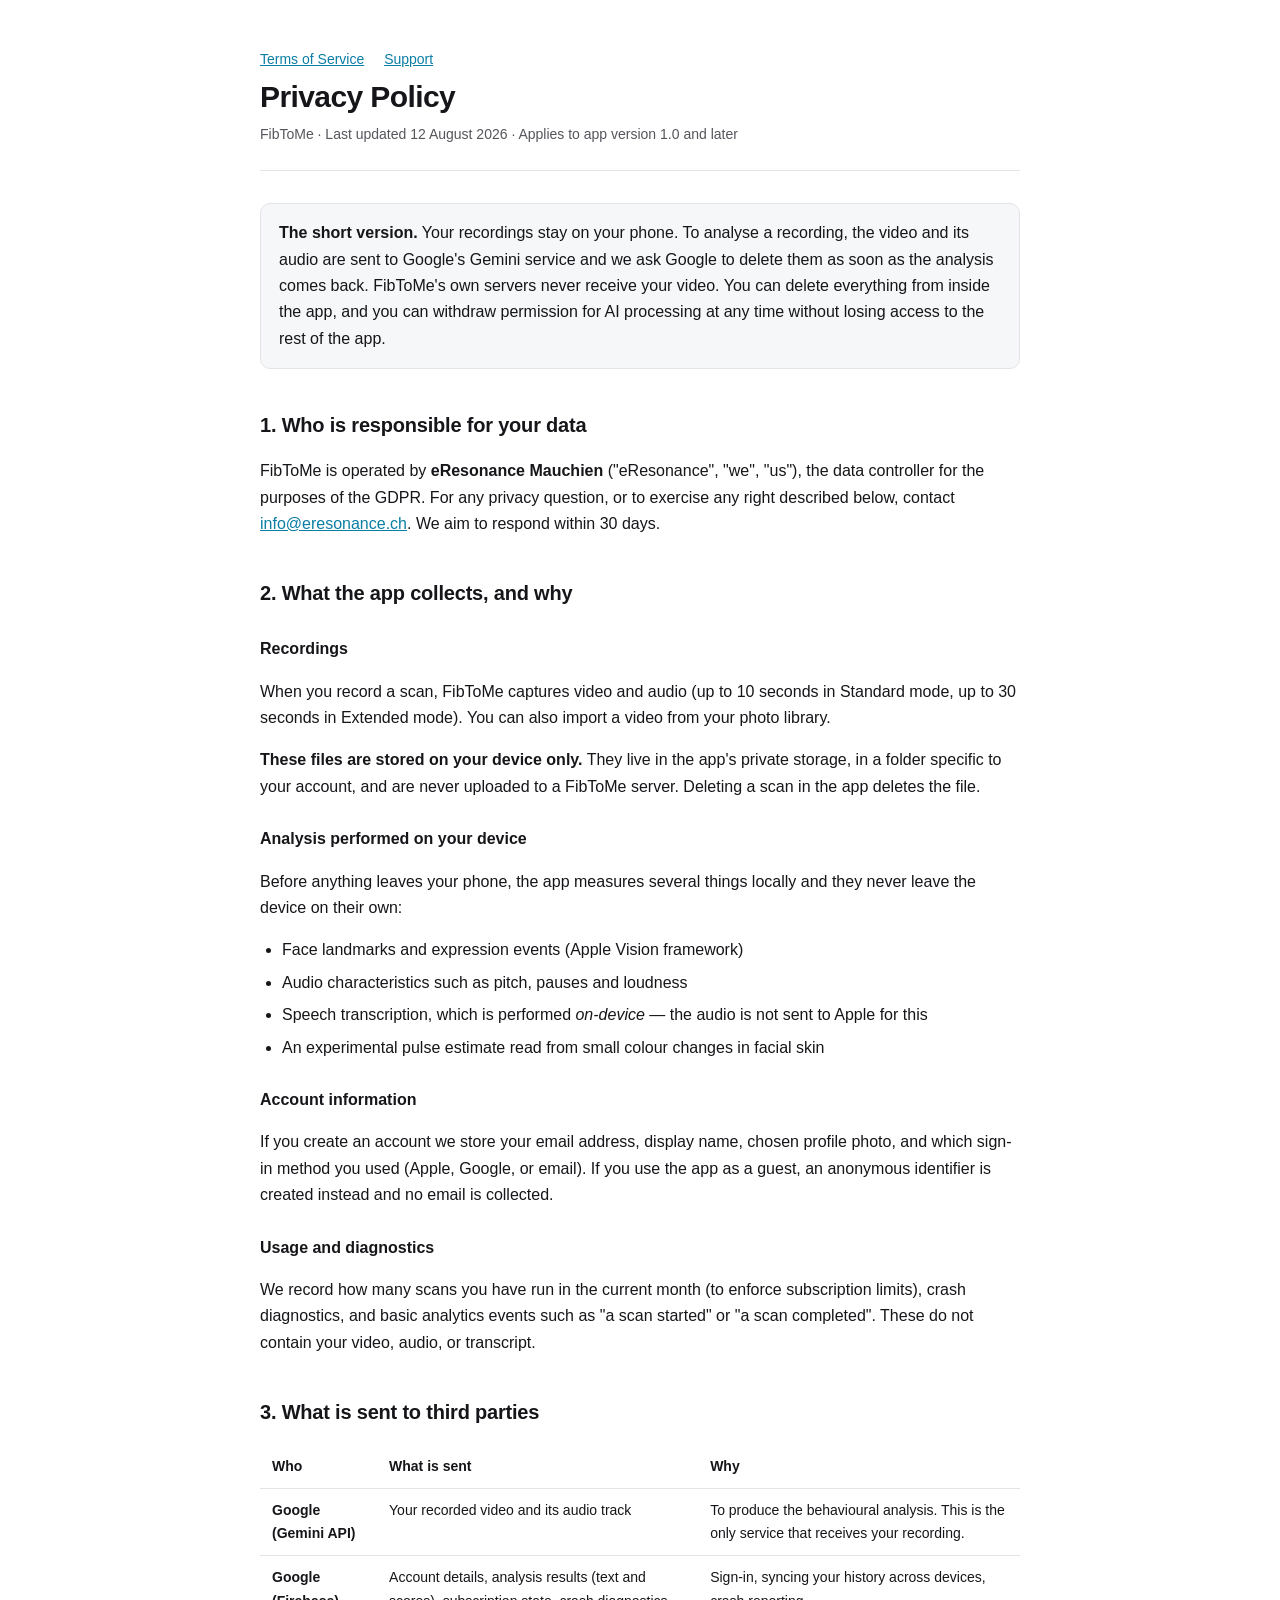
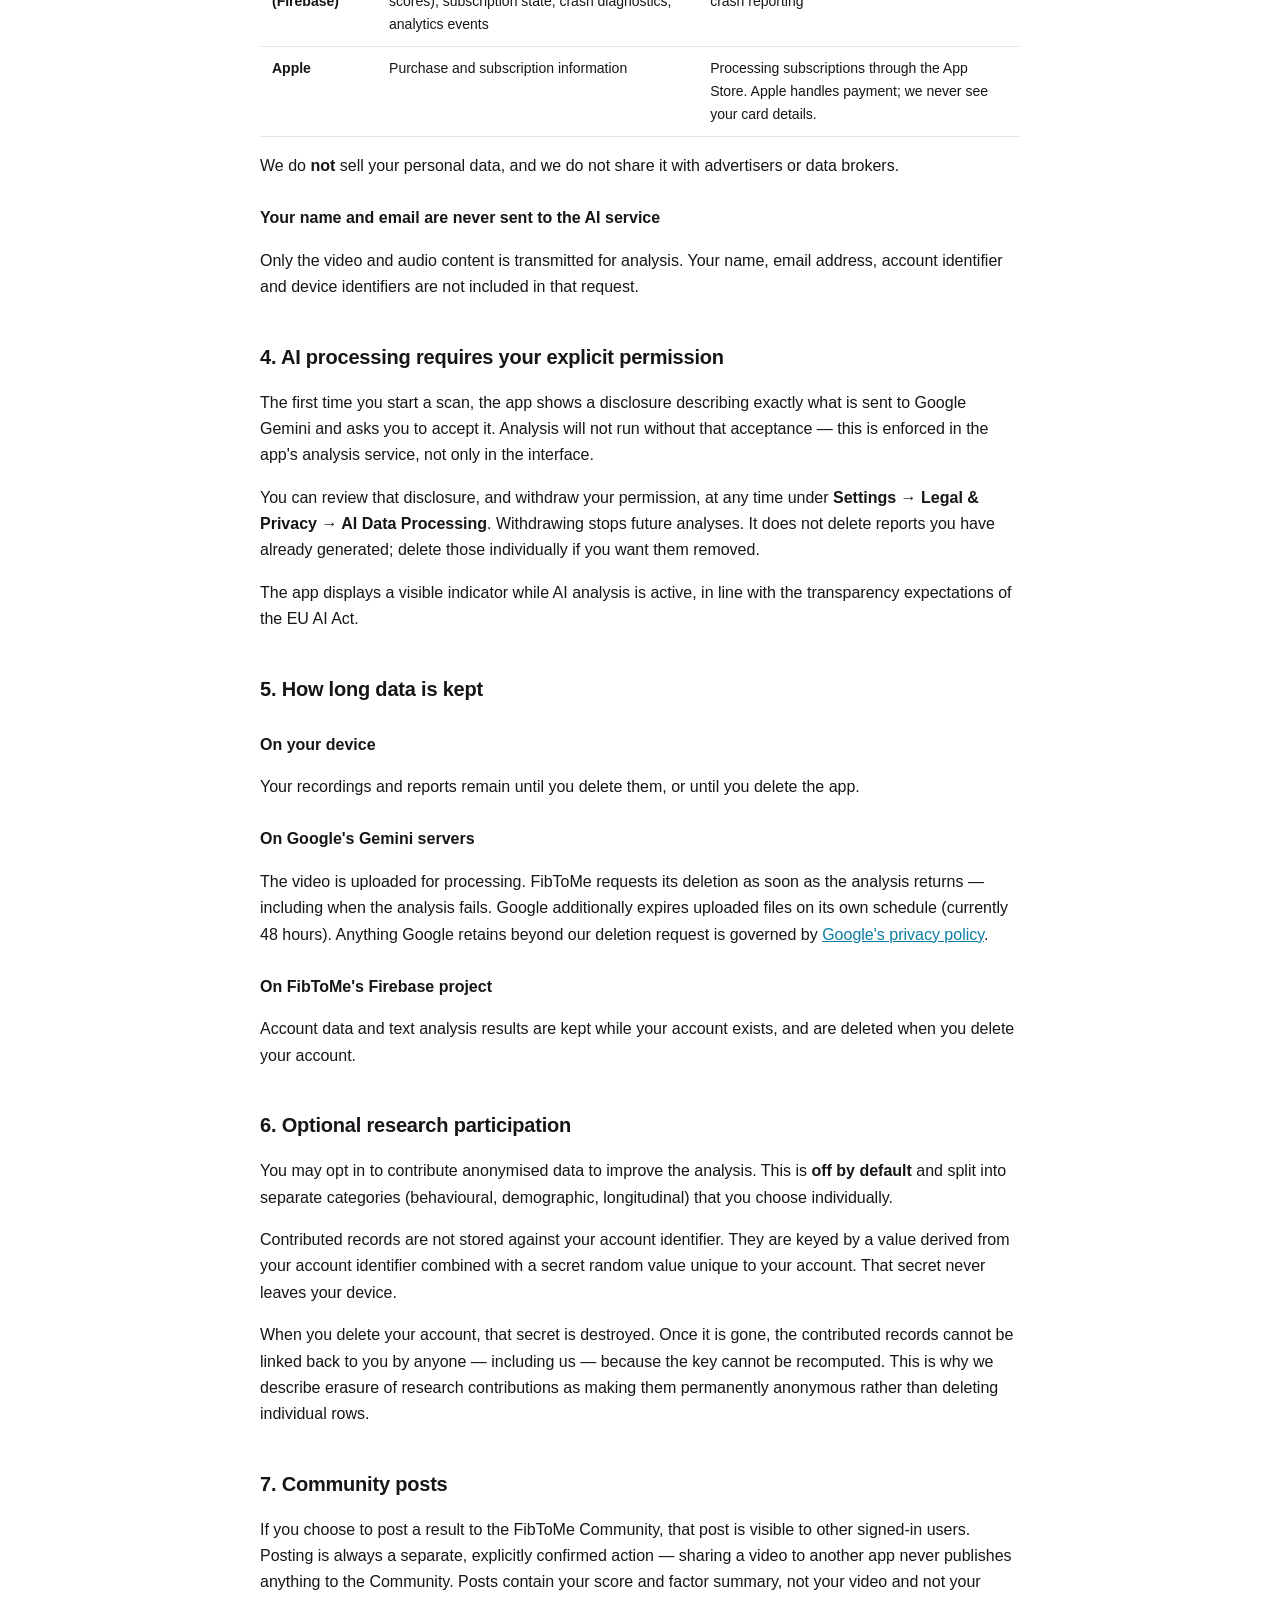
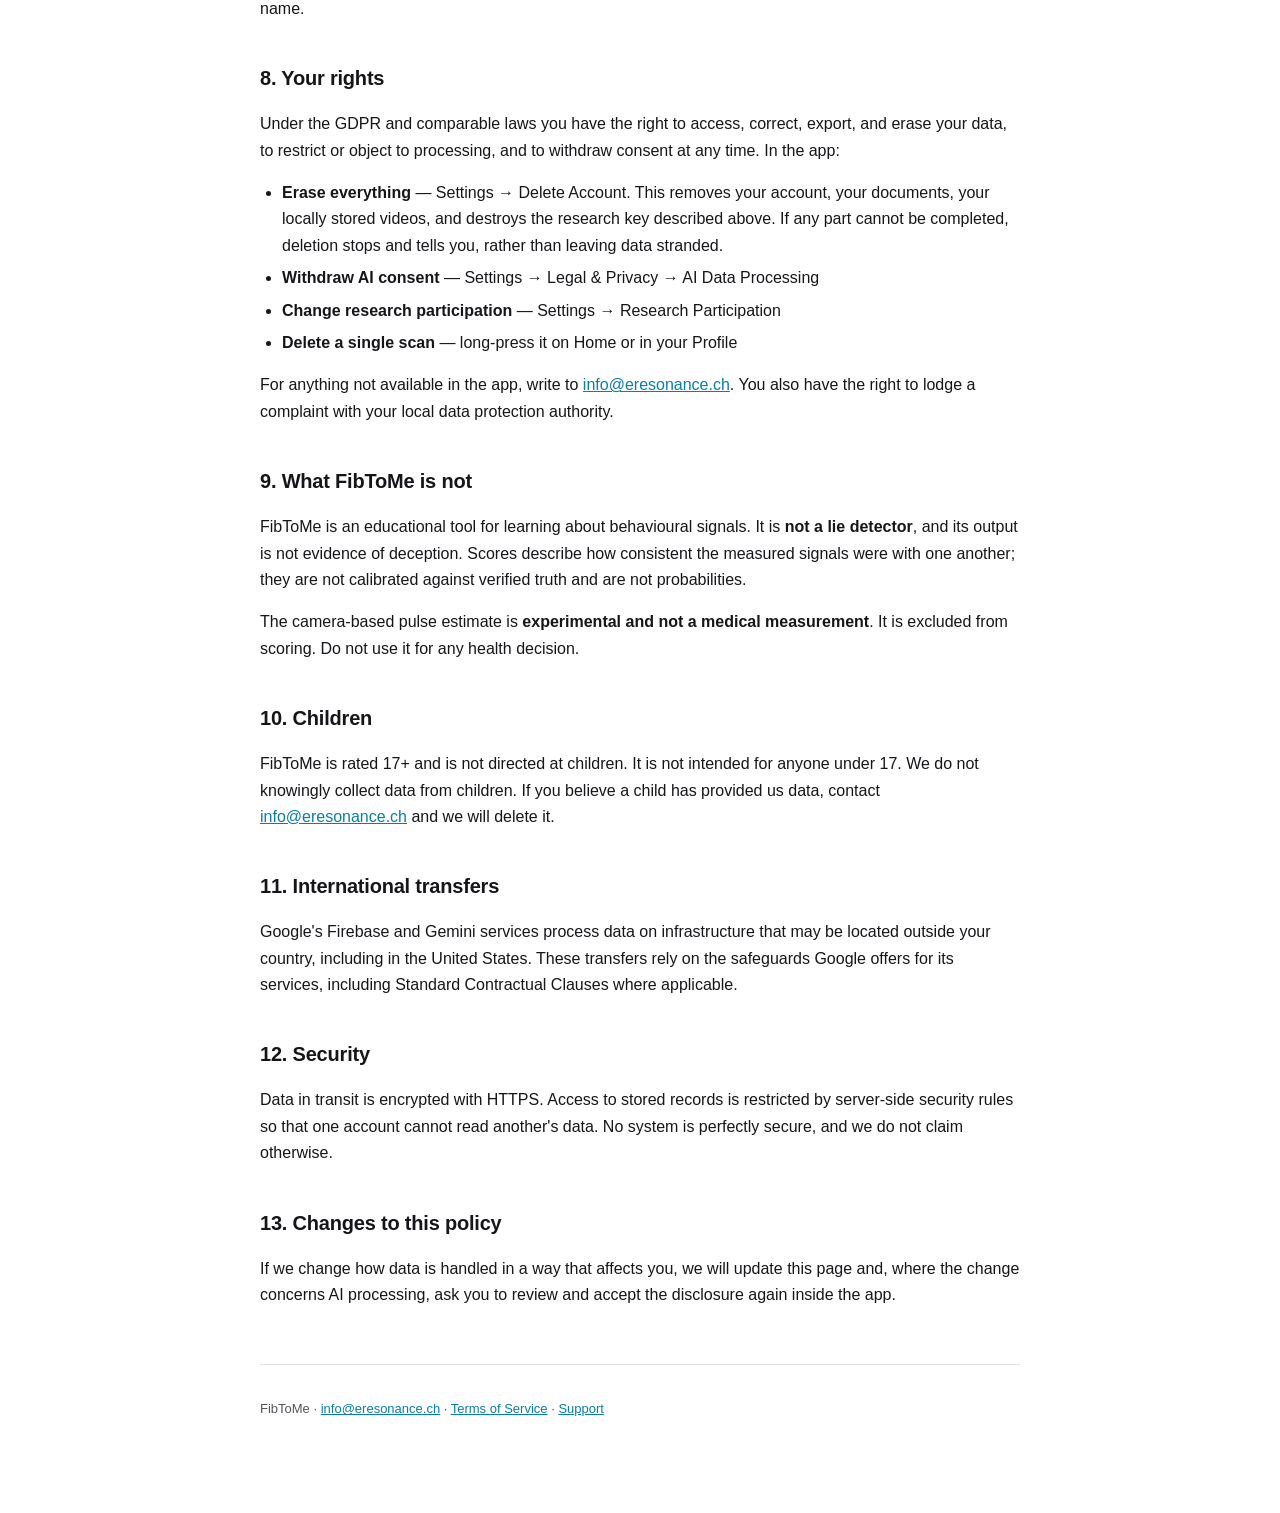
<file: index.html>
<!doctype html>
<html lang="en">
<head>
<meta charset="utf-8">
<meta name="viewport" content="width=device-width, initial-scale=1">
<title>Privacy Policy — FibToMe</title>
<link rel="stylesheet" href="style.css">
</head>
<body>
<div class="wrap">

<header>
  <nav class="top">
    <a href="terms.html">Terms of Service</a>
    <a href="support.html">Support</a>
  </nav>
  <h1>Privacy Policy</h1>
  <p class="sub">FibToMe · Last updated 12 August 2026 · Applies to app version 1.0 and later</p>
</header>

<div class="card">
  <p><strong>The short version.</strong> Your recordings stay on your phone. To analyse a recording, the video and its audio are sent to Google's Gemini service and we ask Google to delete them as soon as the analysis comes back. FibToMe's own servers never receive your video. You can delete everything from inside the app, and you can withdraw permission for AI processing at any time without losing access to the rest of the app.</p>
</div>

<h2>1. Who is responsible for your data</h2>
<p>FibToMe is operated by <strong>eResonance Mauchien</strong> ("eResonance", "we", "us"), the data controller for the purposes of the GDPR. For any privacy question, or to exercise any right described below, contact <a href="mailto:info@eresonance.ch">info@eresonance.ch</a>. We aim to respond within 30 days.</p>

<h2>2. What the app collects, and why</h2>

<h3>Recordings</h3>
<p>When you record a scan, FibToMe captures video and audio (up to 10 seconds in Standard mode, up to 30 seconds in Extended mode). You can also import a video from your photo library.</p>
<p><strong>These files are stored on your device only.</strong> They live in the app's private storage, in a folder specific to your account, and are never uploaded to a FibToMe server. Deleting a scan in the app deletes the file.</p>

<h3>Analysis performed on your device</h3>
<p>Before anything leaves your phone, the app measures several things locally and they never leave the device on their own:</p>
<ul>
  <li>Face landmarks and expression events (Apple Vision framework)</li>
  <li>Audio characteristics such as pitch, pauses and loudness</li>
  <li>Speech transcription, which is performed <em>on-device</em> — the audio is not sent to Apple for this</li>
  <li>An experimental pulse estimate read from small colour changes in facial skin</li>
</ul>

<h3>Account information</h3>
<p>If you create an account we store your email address, display name, chosen profile photo, and which sign-in method you used (Apple, Google, or email). If you use the app as a guest, an anonymous identifier is created instead and no email is collected.</p>

<h3>Usage and diagnostics</h3>
<p>We record how many scans you have run in the current month (to enforce subscription limits), crash diagnostics, and basic analytics events such as "a scan started" or "a scan completed". These do not contain your video, audio, or transcript.</p>

<h2>3. What is sent to third parties</h2>

<table>
  <tr><th>Who</th><th>What is sent</th><th>Why</th></tr>
  <tr>
    <td><strong>Google (Gemini API)</strong></td>
    <td>Your recorded video and its audio track</td>
    <td>To produce the behavioural analysis. This is the only service that receives your recording.</td>
  </tr>
  <tr>
    <td><strong>Google (Firebase)</strong></td>
    <td>Account details, analysis results (text and scores), subscription state, crash diagnostics, analytics events</td>
    <td>Sign-in, syncing your history across devices, crash reporting</td>
  </tr>
  <tr>
    <td><strong>Apple</strong></td>
    <td>Purchase and subscription information</td>
    <td>Processing subscriptions through the App Store. Apple handles payment; we never see your card details.</td>
  </tr>
</table>

<p>We do <strong>not</strong> sell your personal data, and we do not share it with advertisers or data brokers.</p>

<h3>Your name and email are never sent to the AI service</h3>
<p>Only the video and audio content is transmitted for analysis. Your name, email address, account identifier and device identifiers are not included in that request.</p>

<h2>4. AI processing requires your explicit permission</h2>
<p>The first time you start a scan, the app shows a disclosure describing exactly what is sent to Google Gemini and asks you to accept it. Analysis will not run without that acceptance — this is enforced in the app's analysis service, not only in the interface.</p>
<p>You can review that disclosure, and withdraw your permission, at any time under <strong>Settings → Legal &amp; Privacy → AI Data Processing</strong>. Withdrawing stops future analyses. It does not delete reports you have already generated; delete those individually if you want them removed.</p>
<p>The app displays a visible indicator while AI analysis is active, in line with the transparency expectations of the EU AI Act.</p>

<h2>5. How long data is kept</h2>

<h3>On your device</h3>
<p>Your recordings and reports remain until you delete them, or until you delete the app.</p>

<h3>On Google's Gemini servers</h3>
<p>The video is uploaded for processing. FibToMe requests its deletion as soon as the analysis returns — including when the analysis fails. Google additionally expires uploaded files on its own schedule (currently 48 hours). Anything Google retains beyond our deletion request is governed by <a href="https://policies.google.com/privacy" rel="noopener">Google's privacy policy</a>.</p>

<h3>On FibToMe's Firebase project</h3>
<p>Account data and text analysis results are kept while your account exists, and are deleted when you delete your account.</p>

<h2>6. Optional research participation</h2>
<p>You may opt in to contribute anonymised data to improve the analysis. This is <strong>off by default</strong> and split into separate categories (behavioural, demographic, longitudinal) that you choose individually.</p>
<p>Contributed records are not stored against your account identifier. They are keyed by a value derived from your account identifier combined with a secret random value unique to your account. That secret never leaves your device.</p>
<p>When you delete your account, that secret is destroyed. Once it is gone, the contributed records cannot be linked back to you by anyone — including us — because the key cannot be recomputed. This is why we describe erasure of research contributions as making them permanently anonymous rather than deleting individual rows.</p>

<h2>7. Community posts</h2>
<p>If you choose to post a result to the FibToMe Community, that post is visible to other signed-in users. Posting is always a separate, explicitly confirmed action — sharing a video to another app never publishes anything to the Community. Posts contain your score and factor summary, not your video and not your name.</p>

<h2>8. Your rights</h2>
<p>Under the GDPR and comparable laws you have the right to access, correct, export, and erase your data, to restrict or object to processing, and to withdraw consent at any time. In the app:</p>
<ul>
  <li><strong>Erase everything</strong> — Settings → Delete Account. This removes your account, your documents, your locally stored videos, and destroys the research key described above. If any part cannot be completed, deletion stops and tells you, rather than leaving data stranded.</li>
  <li><strong>Withdraw AI consent</strong> — Settings → Legal &amp; Privacy → AI Data Processing</li>
  <li><strong>Change research participation</strong> — Settings → Research Participation</li>
  <li><strong>Delete a single scan</strong> — long-press it on Home or in your Profile</li>
</ul>
<p>For anything not available in the app, write to <a href="mailto:info@eresonance.ch">info@eresonance.ch</a>. You also have the right to lodge a complaint with your local data protection authority.</p>

<h2>9. What FibToMe is not</h2>
<p>FibToMe is an educational tool for learning about behavioural signals. It is <strong>not a lie detector</strong>, and its output is not evidence of deception. Scores describe how consistent the measured signals were with one another; they are not calibrated against verified truth and are not probabilities.</p>
<p>The camera-based pulse estimate is <strong>experimental and not a medical measurement</strong>. It is excluded from scoring. Do not use it for any health decision.</p>

<h2>10. Children</h2>
<p>FibToMe is rated 17+ and is not directed at children. It is not intended for anyone under 17. We do not knowingly collect data from children. If you believe a child has provided us data, contact <a href="mailto:info@eresonance.ch">info@eresonance.ch</a> and we will delete it.</p>

<h2>11. International transfers</h2>
<p>Google's Firebase and Gemini services process data on infrastructure that may be located outside your country, including in the United States. These transfers rely on the safeguards Google offers for its services, including Standard Contractual Clauses where applicable.</p>

<h2>12. Security</h2>
<p>Data in transit is encrypted with HTTPS. Access to stored records is restricted by server-side security rules so that one account cannot read another's data. No system is perfectly secure, and we do not claim otherwise.</p>

<h2>13. Changes to this policy</h2>
<p>If we change how data is handled in a way that affects you, we will update this page and, where the change concerns AI processing, ask you to review and accept the disclosure again inside the app.</p>

<footer>
  <p>FibToMe · <a href="mailto:info@eresonance.ch">info@eresonance.ch</a> · <a href="terms.html">Terms of Service</a> · <a href="support.html">Support</a></p>
</footer>

</div>
</body>
</html>
</file>
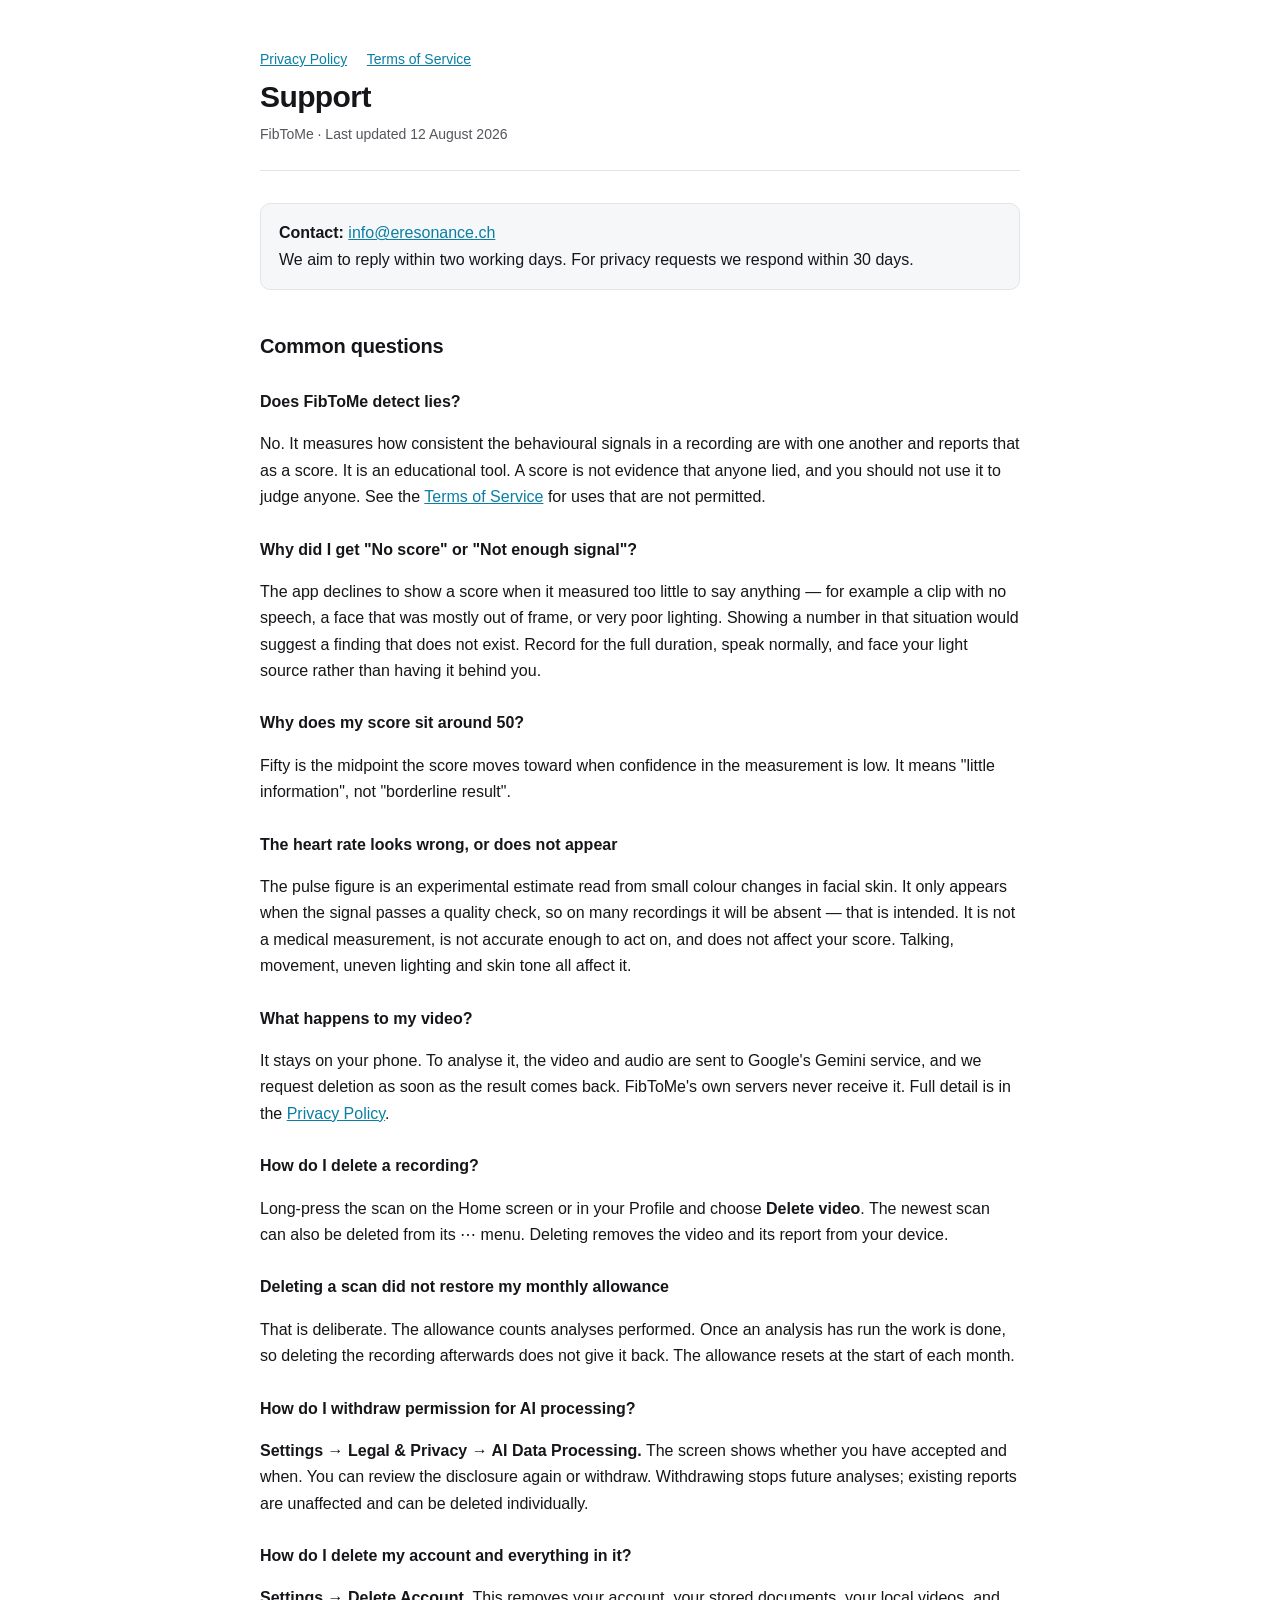
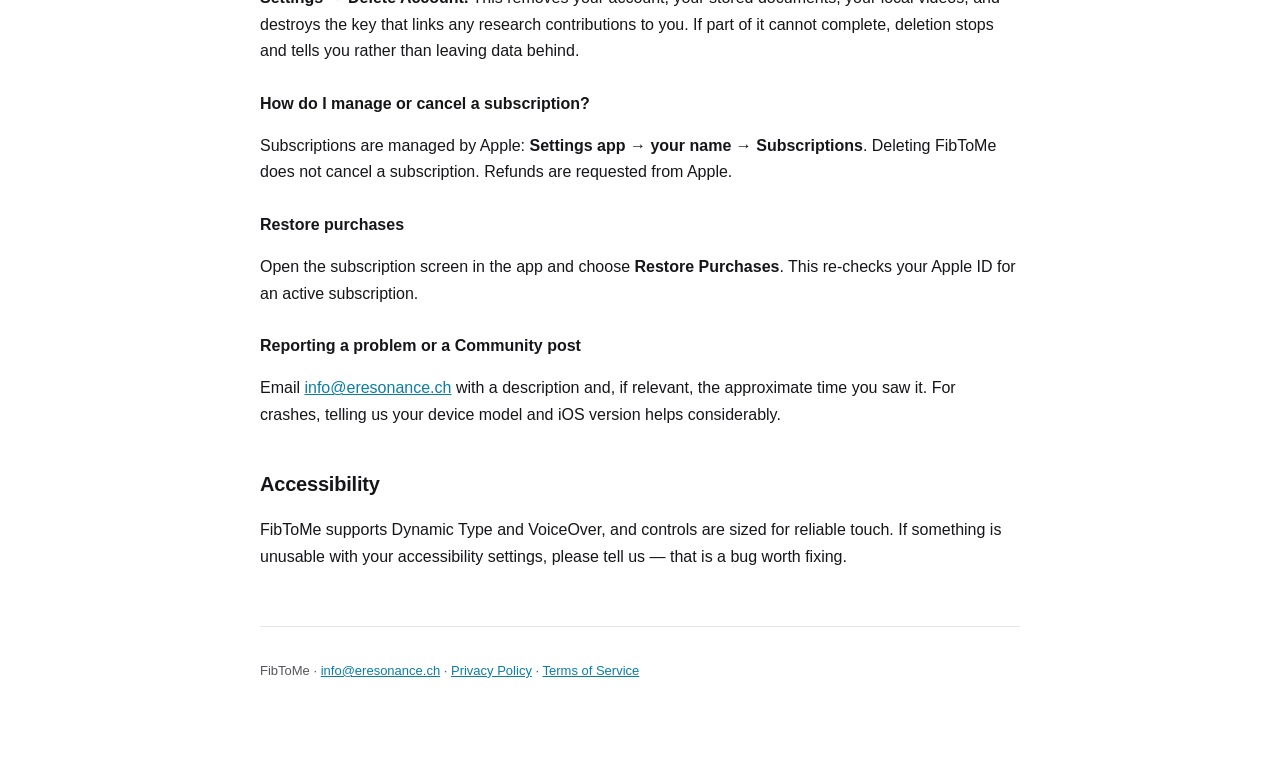
<file: support.html>
<!doctype html>
<html lang="en">
<head>
<meta charset="utf-8">
<meta name="viewport" content="width=device-width, initial-scale=1">
<title>Support — FibToMe</title>
<link rel="stylesheet" href="style.css">
</head>
<body>
<div class="wrap">

<header>
  <nav class="top">
    <a href="index.html">Privacy Policy</a>
    <a href="terms.html">Terms of Service</a>
  </nav>
  <h1>Support</h1>
  <p class="sub">FibToMe · Last updated 12 August 2026</p>
</header>

<div class="card">
  <p><strong>Contact:</strong> <a href="mailto:info@eresonance.ch">info@eresonance.ch</a><br>
  We aim to reply within two working days. For privacy requests we respond within 30 days.</p>
</div>

<h2>Common questions</h2>

<h3>Does FibToMe detect lies?</h3>
<p>No. It measures how consistent the behavioural signals in a recording are with one another and reports that as a score. It is an educational tool. A score is not evidence that anyone lied, and you should not use it to judge anyone. See the <a href="terms.html">Terms of Service</a> for uses that are not permitted.</p>

<h3>Why did I get "No score" or "Not enough signal"?</h3>
<p>The app declines to show a score when it measured too little to say anything — for example a clip with no speech, a face that was mostly out of frame, or very poor lighting. Showing a number in that situation would suggest a finding that does not exist. Record for the full duration, speak normally, and face your light source rather than having it behind you.</p>

<h3>Why does my score sit around 50?</h3>
<p>Fifty is the midpoint the score moves toward when confidence in the measurement is low. It means "little information", not "borderline result".</p>

<h3>The heart rate looks wrong, or does not appear</h3>
<p>The pulse figure is an experimental estimate read from small colour changes in facial skin. It only appears when the signal passes a quality check, so on many recordings it will be absent — that is intended. It is not a medical measurement, is not accurate enough to act on, and does not affect your score. Talking, movement, uneven lighting and skin tone all affect it.</p>

<h3>What happens to my video?</h3>
<p>It stays on your phone. To analyse it, the video and audio are sent to Google's Gemini service, and we request deletion as soon as the result comes back. FibToMe's own servers never receive it. Full detail is in the <a href="index.html">Privacy Policy</a>.</p>

<h3>How do I delete a recording?</h3>
<p>Long-press the scan on the Home screen or in your Profile and choose <strong>Delete video</strong>. The newest scan can also be deleted from its ⋯ menu. Deleting removes the video and its report from your device.</p>

<h3>Deleting a scan did not restore my monthly allowance</h3>
<p>That is deliberate. The allowance counts analyses performed. Once an analysis has run the work is done, so deleting the recording afterwards does not give it back. The allowance resets at the start of each month.</p>

<h3>How do I withdraw permission for AI processing?</h3>
<p><strong>Settings → Legal &amp; Privacy → AI Data Processing.</strong> The screen shows whether you have accepted and when. You can review the disclosure again or withdraw. Withdrawing stops future analyses; existing reports are unaffected and can be deleted individually.</p>

<h3>How do I delete my account and everything in it?</h3>
<p><strong>Settings → Delete Account.</strong> This removes your account, your stored documents, your local videos, and destroys the key that links any research contributions to you. If part of it cannot complete, deletion stops and tells you rather than leaving data behind.</p>

<h3>How do I manage or cancel a subscription?</h3>
<p>Subscriptions are managed by Apple: <strong>Settings app → your name → Subscriptions</strong>. Deleting FibToMe does not cancel a subscription. Refunds are requested from Apple.</p>

<h3>Restore purchases</h3>
<p>Open the subscription screen in the app and choose <strong>Restore Purchases</strong>. This re-checks your Apple ID for an active subscription.</p>

<h3>Reporting a problem or a Community post</h3>
<p>Email <a href="mailto:info@eresonance.ch">info@eresonance.ch</a> with a description and, if relevant, the approximate time you saw it. For crashes, telling us your device model and iOS version helps considerably.</p>

<h2>Accessibility</h2>
<p>FibToMe supports Dynamic Type and VoiceOver, and controls are sized for reliable touch. If something is unusable with your accessibility settings, please tell us — that is a bug worth fixing.</p>

<footer>
  <p>FibToMe · <a href="mailto:info@eresonance.ch">info@eresonance.ch</a> · <a href="index.html">Privacy Policy</a> · <a href="terms.html">Terms of Service</a></p>
</footer>

</div>
</body>
</html>
</file>
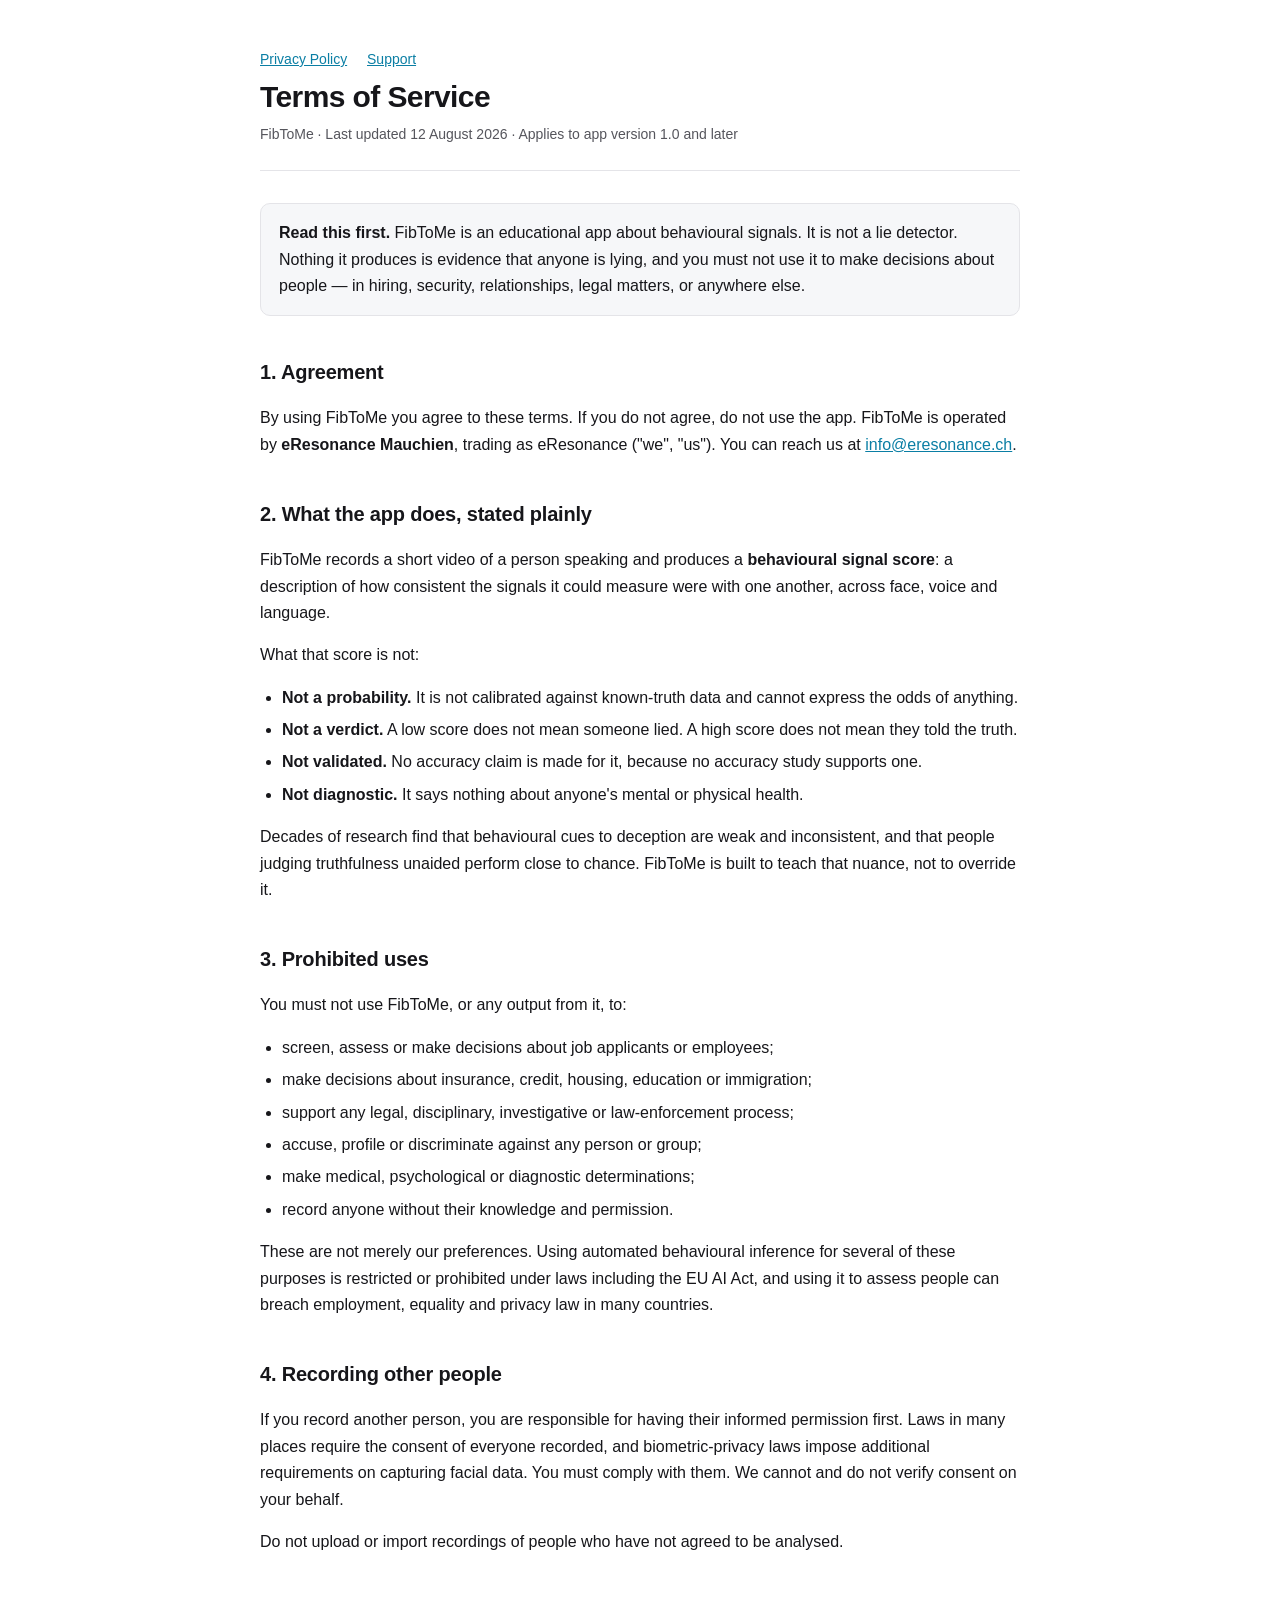
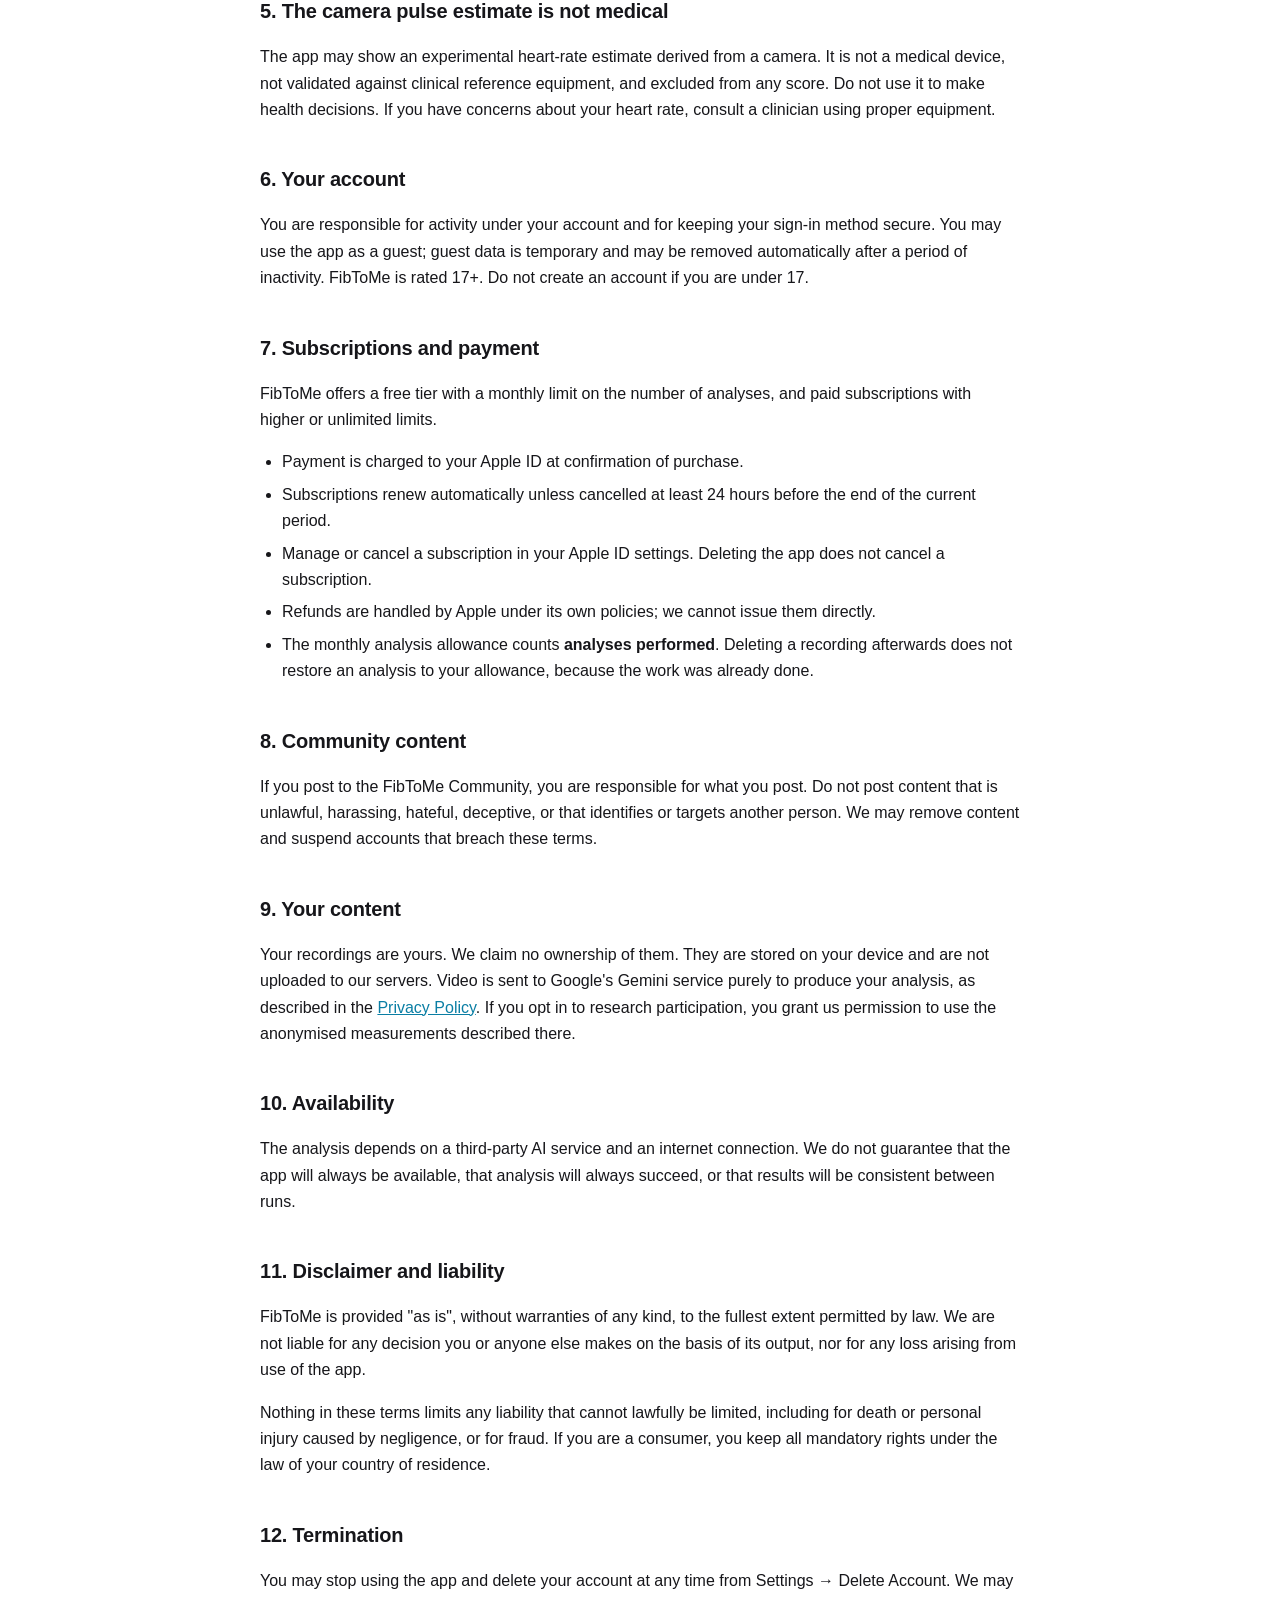
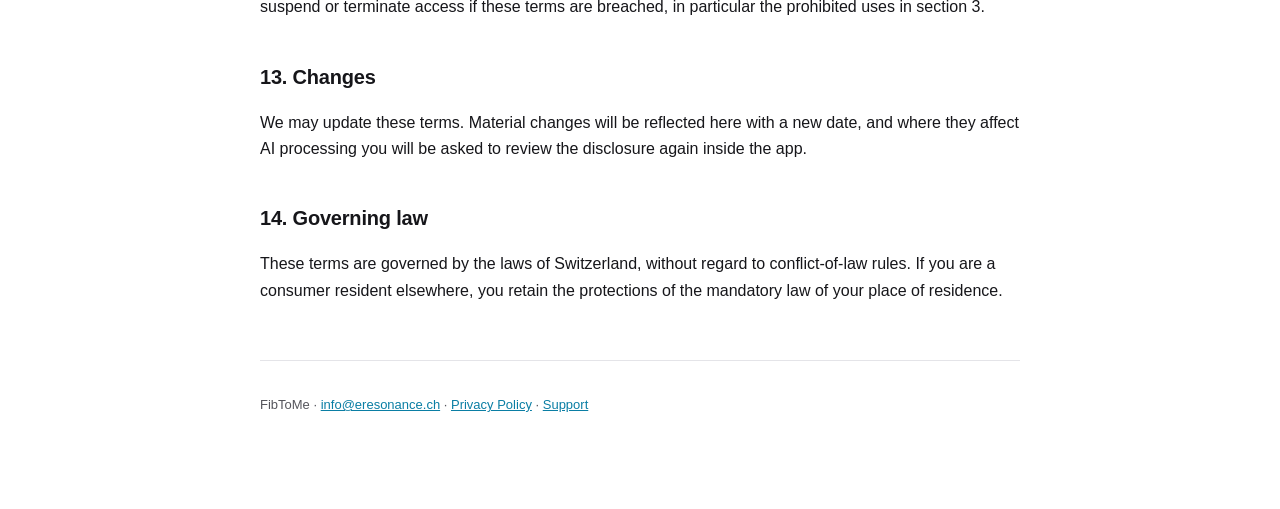
<file: terms.html>
<!doctype html>
<html lang="en">
<head>
<meta charset="utf-8">
<meta name="viewport" content="width=device-width, initial-scale=1">
<title>Terms of Service — FibToMe</title>
<link rel="stylesheet" href="style.css">
</head>
<body>
<div class="wrap">

<header>
  <nav class="top">
    <a href="index.html">Privacy Policy</a>
    <a href="support.html">Support</a>
  </nav>
  <h1>Terms of Service</h1>
  <p class="sub">FibToMe · Last updated 12 August 2026 · Applies to app version 1.0 and later</p>
</header>

<div class="card">
  <p><strong>Read this first.</strong> FibToMe is an educational app about behavioural signals. It is not a lie detector. Nothing it produces is evidence that anyone is lying, and you must not use it to make decisions about people — in hiring, security, relationships, legal matters, or anywhere else.</p>
</div>

<h2>1. Agreement</h2>
<p>By using FibToMe you agree to these terms. If you do not agree, do not use the app. FibToMe is operated by <strong>eResonance Mauchien</strong>, trading as eResonance ("we", "us"). You can reach us at <a href="mailto:info@eresonance.ch">info@eresonance.ch</a>.</p>

<h2>2. What the app does, stated plainly</h2>
<p>FibToMe records a short video of a person speaking and produces a <strong>behavioural signal score</strong>: a description of how consistent the signals it could measure were with one another, across face, voice and language.</p>
<p>What that score is not:</p>
<ul>
  <li><strong>Not a probability.</strong> It is not calibrated against known-truth data and cannot express the odds of anything.</li>
  <li><strong>Not a verdict.</strong> A low score does not mean someone lied. A high score does not mean they told the truth.</li>
  <li><strong>Not validated.</strong> No accuracy claim is made for it, because no accuracy study supports one.</li>
  <li><strong>Not diagnostic.</strong> It says nothing about anyone's mental or physical health.</li>
</ul>
<p>Decades of research find that behavioural cues to deception are weak and inconsistent, and that people judging truthfulness unaided perform close to chance. FibToMe is built to teach that nuance, not to override it.</p>

<h2>3. Prohibited uses</h2>
<p>You must not use FibToMe, or any output from it, to:</p>
<ul>
  <li>screen, assess or make decisions about job applicants or employees;</li>
  <li>make decisions about insurance, credit, housing, education or immigration;</li>
  <li>support any legal, disciplinary, investigative or law-enforcement process;</li>
  <li>accuse, profile or discriminate against any person or group;</li>
  <li>make medical, psychological or diagnostic determinations;</li>
  <li>record anyone without their knowledge and permission.</li>
</ul>
<p>These are not merely our preferences. Using automated behavioural inference for several of these purposes is restricted or prohibited under laws including the EU AI Act, and using it to assess people can breach employment, equality and privacy law in many countries.</p>

<h2>4. Recording other people</h2>
<p>If you record another person, you are responsible for having their informed permission first. Laws in many places require the consent of everyone recorded, and biometric-privacy laws impose additional requirements on capturing facial data. You must comply with them. We cannot and do not verify consent on your behalf.</p>
<p>Do not upload or import recordings of people who have not agreed to be analysed.</p>

<h2>5. The camera pulse estimate is not medical</h2>
<p>The app may show an experimental heart-rate estimate derived from a camera. It is not a medical device, not validated against clinical reference equipment, and excluded from any score. Do not use it to make health decisions. If you have concerns about your heart rate, consult a clinician using proper equipment.</p>

<h2>6. Your account</h2>
<p>You are responsible for activity under your account and for keeping your sign-in method secure. You may use the app as a guest; guest data is temporary and may be removed automatically after a period of inactivity. FibToMe is rated 17+. Do not create an account if you are under 17.</p>

<h2>7. Subscriptions and payment</h2>
<p>FibToMe offers a free tier with a monthly limit on the number of analyses, and paid subscriptions with higher or unlimited limits.</p>
<ul>
  <li>Payment is charged to your Apple ID at confirmation of purchase.</li>
  <li>Subscriptions renew automatically unless cancelled at least 24 hours before the end of the current period.</li>
  <li>Manage or cancel a subscription in your Apple ID settings. Deleting the app does not cancel a subscription.</li>
  <li>Refunds are handled by Apple under its own policies; we cannot issue them directly.</li>
  <li>The monthly analysis allowance counts <strong>analyses performed</strong>. Deleting a recording afterwards does not restore an analysis to your allowance, because the work was already done.</li>
</ul>

<h2>8. Community content</h2>
<p>If you post to the FibToMe Community, you are responsible for what you post. Do not post content that is unlawful, harassing, hateful, deceptive, or that identifies or targets another person. We may remove content and suspend accounts that breach these terms.</p>

<h2>9. Your content</h2>
<p>Your recordings are yours. We claim no ownership of them. They are stored on your device and are not uploaded to our servers. Video is sent to Google's Gemini service purely to produce your analysis, as described in the <a href="index.html">Privacy Policy</a>. If you opt in to research participation, you grant us permission to use the anonymised measurements described there.</p>

<h2>10. Availability</h2>
<p>The analysis depends on a third-party AI service and an internet connection. We do not guarantee that the app will always be available, that analysis will always succeed, or that results will be consistent between runs.</p>

<h2>11. Disclaimer and liability</h2>
<p>FibToMe is provided "as is", without warranties of any kind, to the fullest extent permitted by law. We are not liable for any decision you or anyone else makes on the basis of its output, nor for any loss arising from use of the app.</p>
<p>Nothing in these terms limits any liability that cannot lawfully be limited, including for death or personal injury caused by negligence, or for fraud. If you are a consumer, you keep all mandatory rights under the law of your country of residence.</p>

<h2>12. Termination</h2>
<p>You may stop using the app and delete your account at any time from Settings → Delete Account. We may suspend or terminate access if these terms are breached, in particular the prohibited uses in section 3.</p>

<h2>13. Changes</h2>
<p>We may update these terms. Material changes will be reflected here with a new date, and where they affect AI processing you will be asked to review the disclosure again inside the app.</p>

<h2>14. Governing law</h2>
<p>These terms are governed by the laws of Switzerland, without regard to conflict-of-law rules. If you are a consumer resident elsewhere, you retain the protections of the mandatory law of your place of residence.</p>

<footer>
  <p>FibToMe · <a href="mailto:info@eresonance.ch">info@eresonance.ch</a> · <a href="index.html">Privacy Policy</a> · <a href="support.html">Support</a></p>
</footer>

</div>
</body>
</html>
</file>
<file: style.css>
/* FibToMe legal pages — shared styles.
   Self-contained: no external fonts, no CDN, no trackers.
   A privacy policy that loads third-party resources is a bad look. */

:root {
  --bg: #ffffff;
  --fg: #16161a;
  --muted: #55555c;
  --rule: #e4e4e8;
  --accent: #0a7ea4;
  --card: #f6f7f9;
}

@media (prefers-color-scheme: dark) {
  :root {
    --bg: #101014;
    --fg: #f2f2f5;
    --muted: #adadb6;
    --rule: #2a2a31;
    --accent: #4cc9f0;
    --card: #1a1a21;
  }
}

* { box-sizing: border-box; }

body {
  margin: 0;
  padding: 0 20px 80px;
  background: var(--bg);
  color: var(--fg);
  font: 16px/1.65 -apple-system, BlinkMacSystemFont, "Segoe UI", Roboto, Helvetica, Arial, sans-serif;
  -webkit-text-size-adjust: 100%;
}

.wrap { max-width: 760px; margin: 0 auto; }

header {
  padding: 48px 0 24px;
  border-bottom: 1px solid var(--rule);
  margin-bottom: 32px;
}

h1 { font-size: 30px; line-height: 1.2; margin: 0 0 8px; letter-spacing: -0.02em; }
h2 { font-size: 20px; margin: 40px 0 12px; letter-spacing: -0.01em; }
h3 { font-size: 16px; margin: 26px 0 8px; }

.sub { color: var(--muted); font-size: 14px; margin: 0; }

a { color: var(--accent); }

ul, ol { padding-left: 22px; }
li { margin: 6px 0; }

table {
  width: 100%;
  border-collapse: collapse;
  margin: 16px 0;
  font-size: 14px;
  display: block;
  overflow-x: auto;
}
th, td {
  text-align: left;
  padding: 10px 12px;
  border-bottom: 1px solid var(--rule);
  vertical-align: top;
}
th { font-weight: 600; white-space: nowrap; }

.card {
  background: var(--card);
  border: 1px solid var(--rule);
  border-radius: 10px;
  padding: 16px 18px;
  margin: 20px 0;
}

.card p:first-child { margin-top: 0; }
.card p:last-child { margin-bottom: 0; }

nav.top { margin-bottom: 8px; font-size: 14px; }
nav.top a { margin-right: 16px; }

footer {
  margin-top: 56px;
  padding-top: 20px;
  border-top: 1px solid var(--rule);
  color: var(--muted);
  font-size: 13px;
}

code {
  background: var(--card);
  border: 1px solid var(--rule);
  border-radius: 4px;
  padding: 1px 5px;
  font-size: 13px;
}
</file>
